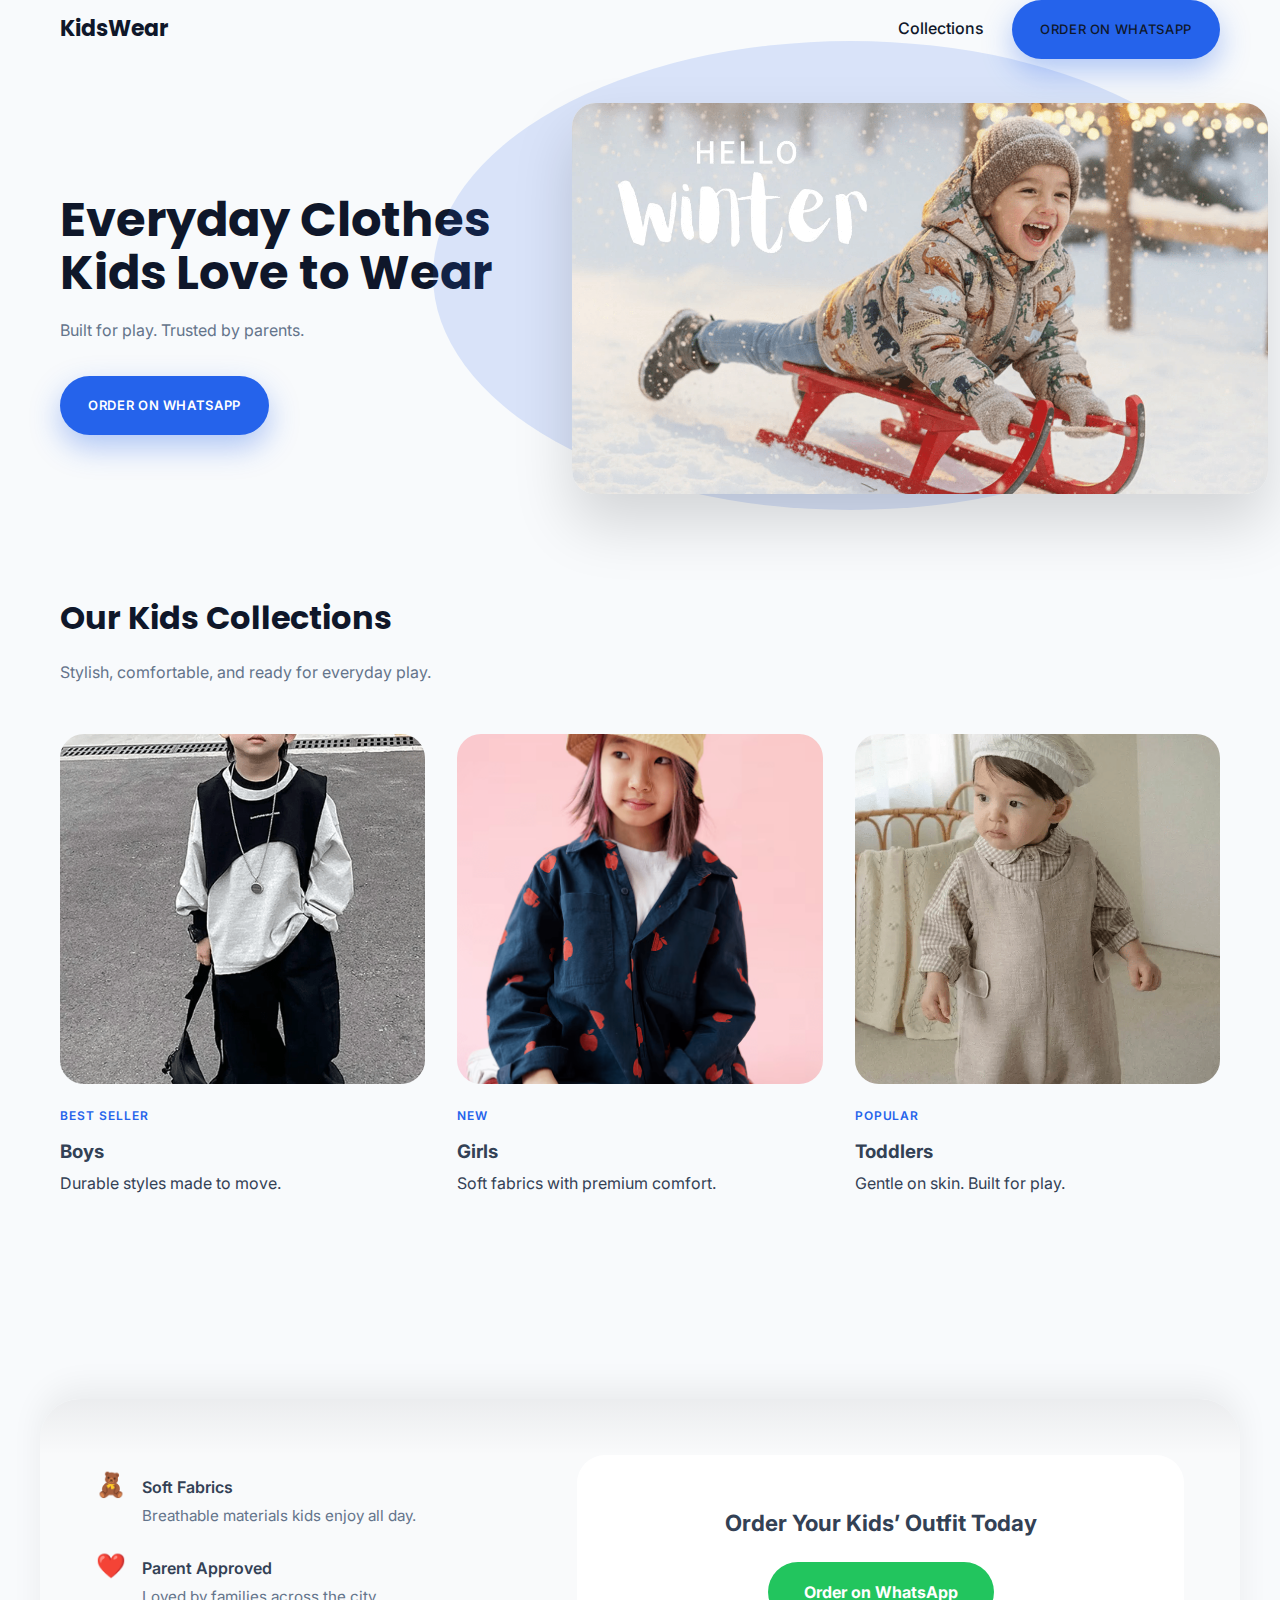
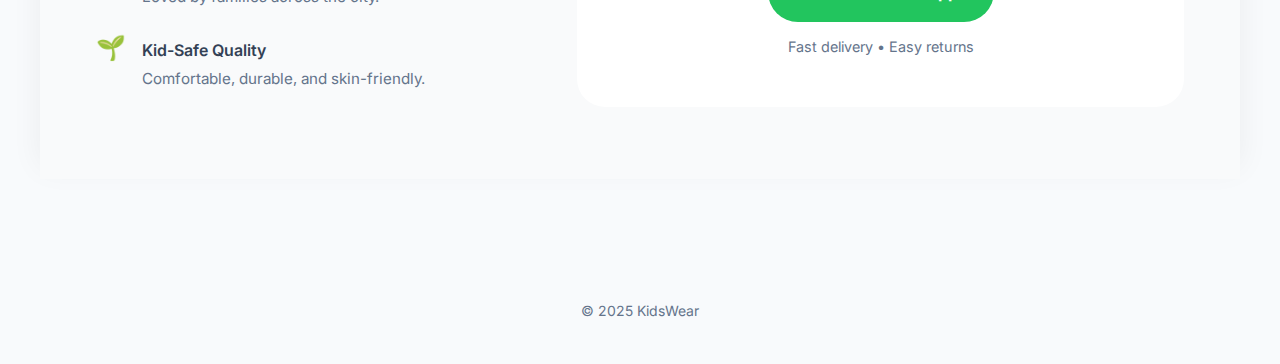
<file: index.html>
<!DOCTYPE html>
<html lang="en">
<head>
  <meta charset="UTF-8">
  <meta name="viewport" content="width=device-width, initial-scale=1.0">
  <title>KidsWear – Premium Kids Clothing</title>

  <!-- Fonts -->
  <link rel="preconnect" href="https://fonts.googleapis.com">
  <link rel="preconnect" href="https://fonts.gstatic.com" crossorigin>
  <link href="https://fonts.googleapis.com/css2?family=Poppins:wght@600;700&family=Inter:wght@400;500&display=swap" rel="stylesheet">

  <!-- CSS -->
  <link rel="stylesheet" href="assets/style.css">
</head>
<body>

<header class="container">
  <div class="nav">
    <div class="logo">KidsWear</div>
    <div>
      <a href="#collections">Collections</a>
      <a href="#" class="btn-primary">Order on WhatsApp</a>
    </div>
  </div>
</header>

<!-- HERO -->
<section class="hero container hero-layout section-animate">
  <div class="hero-text animate-child">
    <h1>
      Everyday Clothes<br>
      Kids Love to Wear
    </h1>
    <p class="hero-sub">Built for play. Trusted by parents.</p>
    <a href="#" class="btn-primary">Order on WhatsApp</a>
  </div>

  <div class="hero-visual image-animate">
    <div class="hero-shape"></div>
    <div class="hero-frame image-frame contain">
      <img src="assets/images/kids.png" alt="Kids wearing premium clothes" loading="lazy">
    </div>
  </div>
</section>

<!-- COLLECTIONS -->
<section id="collections" class="alt section-animate">
  <div class="container animate-child">

    <!-- SECTION HEADING -->
    <div class="section-heading animate-child">
      <h2>Our Kids Collections</h2>
      <p>Stylish, comfortable, and ready for everyday play.</p>
    </div>

    <div class="collections collection-grid">
      <div class="card section-animate">
        <div class="image-frame contain image-animate" style="max-height:350px;">
          <img src="assets/images/boys.png" loading="lazy">
        </div>
        <div class="card-content animate-child">
          <span class="label">Best Seller</span>
          <h3>Boys</h3>
          <p>Durable styles made to move.</p>
          <span class="cta-text">Order on WhatsApp →</span>
        </div>
      </div>

      <div class="card section-animate">
        <div class="image-frame contain image-animate" style="max-height:350px;">
          <img src="assets/images/girls.png" loading="lazy">
        </div>
        <div class="card-content animate-child">
          <span class="label">New</span>
          <h3>Girls</h3>
          <p>Soft fabrics with premium comfort.</p>
          <span class="cta-text">Order on WhatsApp →</span>
        </div>
      </div>

      <div class="card section-animate">
        <div class="image-frame contain image-animate" style="max-height:350px;">
          <img src="assets/images/toddlers.png" loading="lazy">
        </div>
        <div class="card-content animate-child">
          <span class="label">Popular</span>
          <h3>Toddlers</h3>
          <p>Gentle on skin. Built for play.</p>
          <span class="cta-text">Order on WhatsApp →</span>
        </div>
      </div>
    </div>
  </div>
</section>

<!-- BELOW COLLECTIONS : TRUST + CTA -->
<section id="below-collections" class="below-collections section-animate">
  <div class="below-surface container animate-child">

    <div class="below-layout">

      <!-- LEFT: TRUST (SUPPORTING) -->
      <div class="trust-zone animate-child">
        <div class="trust-item animate-child">
          <span class="trust-icon">🧸</span>
          <div class="trust-text">
            <h4>Soft Fabrics</h4>
            <p>Breathable materials kids enjoy all day.</p>
          </div>
        </div>

        <div class="trust-item animate-child">
          <span class="trust-icon">❤️</span>
          <div class="trust-text">
            <h4>Parent Approved</h4>
            <p>Loved by families across the city.</p>
          </div>
        </div>

        <div class="trust-item animate-child">
          <span class="trust-icon">🌱</span>
          <div class="trust-text">
            <h4>Kid-Safe Quality</h4>
            <p>Comfortable, durable, and skin-friendly.</p>
          </div>
        </div>
      </div>

      <!-- RIGHT: CTA (PRIMARY) -->
      <div class="cta-zone animate-child">
        <h3 class="animate-child">Order Your Kids’ Outfit Today</h3>
        <a href="#" class="cta-primary animate-child">
          Order on WhatsApp
        </a>
        <span class="cta-note animate-child">
          Fast delivery • Easy returns
        </span>
      </div>

    </div>

  </div>
</section>

<footer>
  © 2025 KidsWear
</footer>

<!-- OPTIONAL: Intersection Observer Trigger Script -->
<script>
  const observer = new IntersectionObserver(entries => {
    entries.forEach(entry => {
      if(entry.isIntersecting) {
        entry.target.classList.add('is-visible');
        observer.unobserve(entry.target);
      }
    });
  }, { threshold: 0.1 });

  document.querySelectorAll('.section-animate, .animate-child, .image-animate').forEach(el => {
    observer.observe(el);
  });
</script>

</body>
</html>
</file>
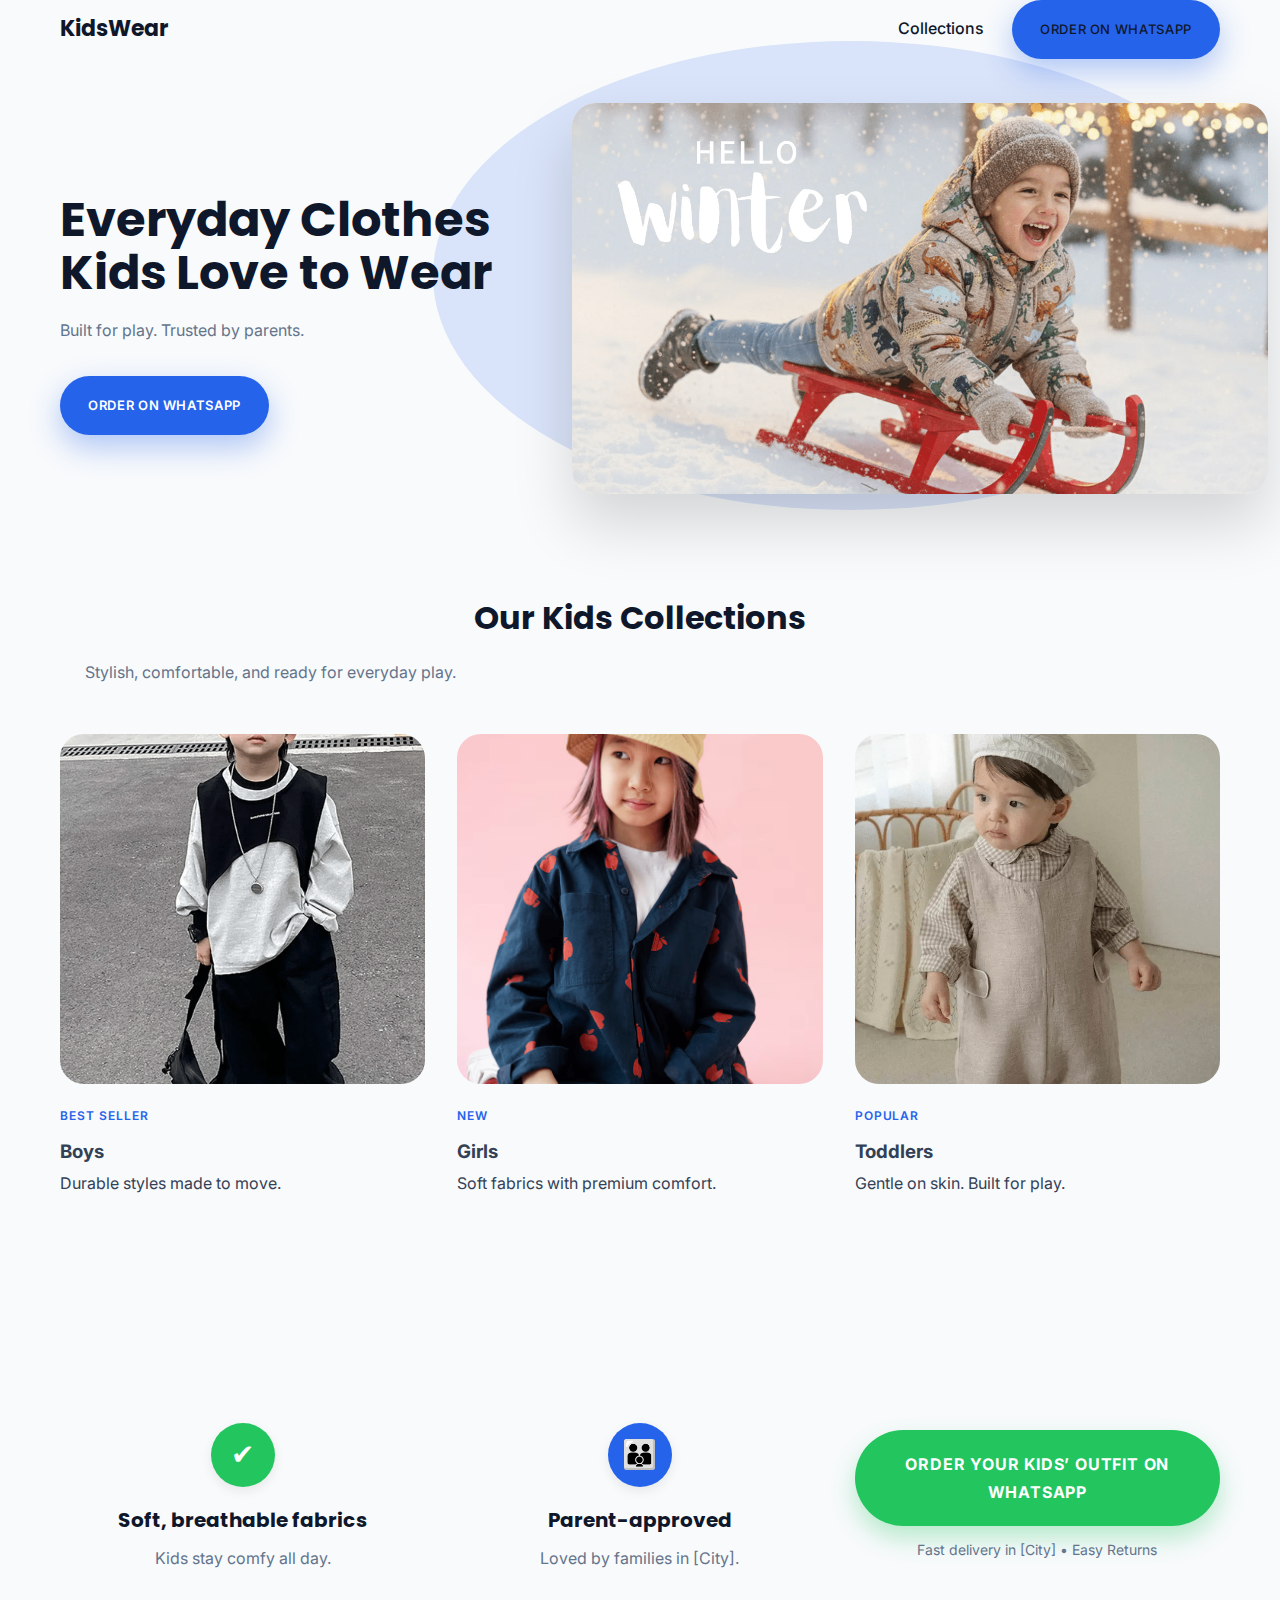
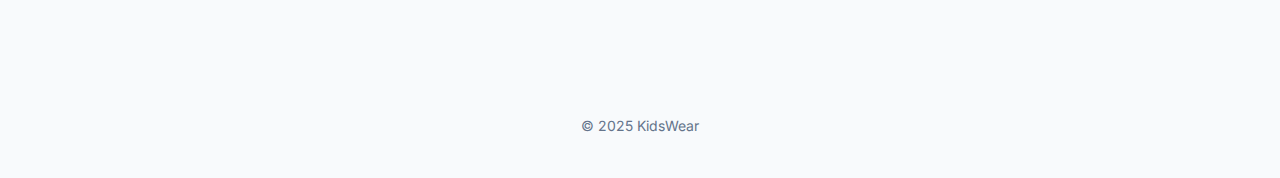
<file: Kidswear/index.html>
<!DOCTYPE html>
<html lang="en">
<head>
  <meta charset="UTF-8">
  <meta name="viewport" content="width=device-width, initial-scale=1.0">
  <title>KidsWear – Premium Kids Clothing</title>

  <!-- Fonts -->
  <link rel="preconnect" href="https://fonts.googleapis.com">
  <link rel="preconnect" href="https://fonts.gstatic.com" crossorigin>
  <link href="https://fonts.googleapis.com/css2?family=Poppins:wght@600;700&family=Inter:wght@400;500&display=swap" rel="stylesheet">

  <!-- CSS -->
  <link rel="stylesheet" href="assets/style.css">
</head>
<body>

<header class="container">
  <div class="nav">
    <div class="logo">KidsWear</div>
    <div>
      <a href="#collections">Collections</a>
      <a href="#" class="btn-primary">Order on WhatsApp</a>
    </div>
  </div>
</header>

<!-- HERO -->
<section class="hero container hero-layout">
  <div class="hero-text">
    <h1>
      Everyday Clothes<br>
      Kids Love to Wear
    </h1>
    <p class="hero-sub">Built for play. Trusted by parents.</p>
    <a href="#" class="btn-primary">Order on WhatsApp</a>
  </div>

  <div class="hero-visual">
    <div class="hero-shape"></div>
    <div class="hero-frame image-frame contain">
      <img src="assets/images/kids.png" alt="Kids wearing premium clothes" loading="lazy">
    </div>
  </div>
</section>

<!-- COLLECTIONS -->
  <section id="collections" class="alt">
  <div class="container">

    <!-- SECTION HEADING -->
    <div class="section-heading">
      <h2>Our Kids Collections</h2>
      <p>Stylish, comfortable, and ready for everyday play.</p>
    </div>

    <div class="collections collection-grid">

    <div class="card">
      <div class="image-frame contain" style="max-height:350px;">
        <img src="assets/images/boys.png" loading="lazy">
      </div>
      <div class="card-content">
        <span class="label">Best Seller</span>
        <h3>Boys</h3>
        <p>Durable styles made to move.</p>
        <span class="cta-text">Order on WhatsApp →</span>
      </div>
    </div>

    <div class="card">
      <div class="image-frame contain" style="max-height:350px;">
        <img src="assets/images/girls.png" loading="lazy">
      </div>
      <div class="card-content">
        <span class="label">New</span>
        <h3>Girls</h3>
        <p>Soft fabrics with premium comfort.</p>
        <span class="cta-text">Order on WhatsApp →</span>
      </div>
    </div>

    <div class="card">
      <div class="image-frame contain" style="max-height:350px;">
        <img src="assets/images/toddlers.png" loading="lazy">
      </div>
      <div class="card-content">
        <span class="label">Popular</span>
        <h3>Toddlers</h3>
        <p>Gentle on skin. Built for play.</p>
        <span class="cta-text">Order on WhatsApp →</span>
      </div>
    </div>

  </div>
</section>

<!-- BELOW COLLECTIONS: TRUST + CTA -->
<section class="trust-cta-section">
  <div class="container trust-cta-grid">

    <!-- TRUST ITEM 1 -->
    <div class="trust-item">
      <div class="trust-icon" style="background:#22C55E;">✔</div>
      <h3>Soft, breathable fabrics</h3>
      <p>Kids stay comfy all day.</p>
    </div>

    <!-- TRUST ITEM 2 -->
    <div class="trust-item">
      <div class="trust-icon" style="background:#2563EB;">👪</div>
      <h3>Parent-approved</h3>
      <p>Loved by families in [City].</p>
    </div>

    <!-- CTA BLOCK -->
    <div class="cta-block">
      <a href="#" class="btn-primary btn-cta">Order Your Kids’ Outfit on WhatsApp</a>
      <p class="cta-subtext">Fast delivery in [City] • Easy Returns</p>
    </div>

  </div>
</section>

<footer>
  © 2025 KidsWear
</footer>

</body>
</html>
</file>
<file: assets/style.css>
:root {
  --anim-duration-fast: 280ms;
  --anim-duration: 360ms;
  --anim-ease: cubic-bezier(0.22, 1, 0.36, 1);
  --anim-distance: 16px;

  /* COLORS & TOKENS */
  --bg-main:#F8FAFC;
  --bg-alt:#F1F5F9;
  --blue:#2563EB;
  --green:#22C55E;
  --yellow:#FACC15;
  --heading:#0F172A;
  --text:#334155;
  --muted:#64748B;
  --radius:16px;
}

/* RESET */
* {margin:0; padding:0; box-sizing:border-box;}
img {display:block; max-width:100%;}
a {text-decoration:none; color:inherit;}

/* BASE */
body {
  font-family:Inter,system-ui,sans-serif;
  background:var(--bg-main);
  color:var(--text);
  line-height:1.75;
}
.container {max-width:1200px; margin:auto; padding:0 20px;}
section {padding:80px 0;}
p {max-width:420px;}

/* HEADER */
header {padding:24px 0;}
.nav {display:flex; justify-content:space-between; align-items:center;}
.logo {font-family:Poppins; font-size:22px; font-weight:700; color:var(--heading);}
.nav a {margin-left:24px; font-weight:500; color:var(--heading);}

/* BUTTON */
.btn-primary {
  background:var(--blue);
  color:#fff;
  padding:18px 28px;
  border-radius:999px;
  font-weight:600;
  letter-spacing:.05em;
  text-transform:uppercase;
  font-size:13px;
  display:inline-flex;
  align-items:center;
  box-shadow:0 12px 30px rgba(37,99,235,.35);
  transition:.2s ease;
}
.btn-primary:hover {transform:translateY(-3px);}
.btn-primary:active {transform:translateY(0);}

/* HERO */
.hero-layout {display:grid; grid-template-columns:40% 60%; gap:48px; align-items:center; padding-top:60px;}
.hero-text h1 {font-family:Poppins; font-size:48px; line-height:1.1; color:var(--heading); margin-bottom:16px;}
.hero-sub {color:var(--muted); margin-bottom:32px;}
.hero-visual {position:relative;}

/* FLEXIBLE IMAGE FRAME SYSTEM */
.image-frame {
  width:100%;
  max-height:400px;
  overflow:hidden;
  border-radius:24px;
  display:flex;
  justify-content:center;
  align-items:center;
  background:var(--bg-main);
}
.image-frame img {
  width:auto;
  max-width:100%;
  height:auto;
  max-height:100%;
  object-fit:contain;
  object-position:center;
  transition:transform 0.4s ease;
}
.hero-frame {box-shadow:0 30px 60px rgba(0,0,0,.15); transform:translateY(-16px);}
.hero-shape {
  position:absolute;
  width:120%;
  height:120%;
  background: rgba(37, 99, 235, 0.15);
  border-radius:50%;
  top:-20%;
  left:-20%;
  z-index:-1;
}

/* COLLECTIONS */
.collection-grid {display:grid; grid-template-columns:repeat(3,1fr); gap:32px;}
.section-heading {margin-bottom:48px;}
.section-heading h2 {font-family:Poppins; font-size:32px; font-weight:700; color:#0F172A; margin-bottom:12px;}
.section-heading p {font-family:Inter; font-size:16px; color:#64748B;}

.card img {transition:transform 0.4s ease;}
.card:hover img {transform:scale(1.05);}
.card-content {padding-top:1rem;}
.label {font-size:12px; letter-spacing:.08em; text-transform:uppercase; color:var(--blue); font-weight:600; margin-bottom:10px; display:inline-block;}
.cta-text {display:block; margin-top:14px; color:var(--blue); font-weight:600; opacity:0; transition:.25s ease;}
.card:hover .cta-text {opacity:1; transform:translateY(-6px);}

/* BELOW COLLECTIONS — MAIN SURFACE CONTAINER */
.below-surface {
  position: relative;
  background: #f9fafb;
  border-radius: 40px 40px 0 0;
  padding: 56px 56px 72px;
  box-shadow: 0 -12px 32px rgba(0, 0, 0, 0.06);
  overflow: hidden;
}

/* SURFACE EDGE & FADE */
.below-surface::before {
  content: "";
  position: absolute;
  top: 0;
  left: 0;
  right: 0;
  height: 56px;
  background: linear-gradient(to bottom, rgba(15,23,42,0.06), rgba(15,23,42,0));
  border-radius: 40px 40px 0 0;
  pointer-events: none;
}

/* INTERNAL LAYOUT */
.below-layout {display:grid; grid-template-columns:1fr 1.4fr; gap:48px; align-items:center;}
.trust-zone {display:flex; flex-direction:column; gap:28px;}
.trust-item {display:flex; gap:16px; align-items:flex-start;}
.trust-icon {font-size:1.5rem; line-height:1;}
.trust-text h4 {font-size:1rem; font-weight:600; margin-bottom:4px;}
.trust-text p {font-size:0.95rem; color:var(--muted); line-height:1.4;}

/* CTA ZONE */
.cta-zone {
  background: #ffffff;
  border-radius: 28px;
  padding: 48px 40px;
  text-align: center;
}
.cta-zone h3 {font-size:1.4rem; font-weight:700; margin-bottom:20px;}
.cta-primary {
  display:inline-block;
  background:#22c55e;
  color:#ffffff;
  padding:16px 36px;
  border-radius:999px;
  font-weight:700;
  text-decoration:none;
  transition: transform 0.2s ease, box-shadow 0.2s ease;
}
.cta-primary:hover {transform:translateY(-2px); box-shadow:0 10px 24px rgba(0,0,0,0.15);}
.cta-note {display:block; margin-top:12px; font-size:0.9rem; color:var(--muted);}

/* PREMIUM ANIMATION SYSTEM */
.section-animate {
  opacity: 0;
  transform: translateY(var(--anim-distance));
  transition: opacity var(--anim-duration) var(--anim-ease),
              transform var(--anim-duration) var(--anim-ease);
}
.section-animate.is-visible {
  opacity: 1;
  transform: translateY(0);
}
.animate-child {
  opacity: 0;
  transform: translateY(12px);
  transition: opacity var(--anim-duration-fast) var(--anim-ease),
              transform var(--anim-duration-fast) var(--anim-ease);
}
.section-animate.is-visible .animate-child {
  opacity:1;
  transform:translateY(0);
}
.animate-delay-1 {transition-delay:60ms;}
.animate-delay-2 {transition-delay:120ms;}
.animate-delay-3 {transition-delay:180ms;}
.animate-delay-4 {transition-delay:240ms;}
.image-animate {opacity:0; transform:translateY(8px); transition:opacity var(--anim-duration) var(--anim-ease), transform var(--anim-duration) var(--anim-ease);}
.section-animate.is-visible .image-animate {opacity:1; transform:translateY(0);}

/* IMAGE HOVER */
@media (hover:hover) {
  .card:hover img {transform:scale(1.03);}
}

/* RESPONSIVE */
@media (max-width:900px) {
  .below-layout {grid-template-columns:1fr;}
  .cta-zone {order:-1;}
  .cta-primary {width:90%;}
  .below-surface {border-radius:28px 28px 0 0; padding:48px 28px 64px;}
  .below-collections {margin-top:-64px;}
  .hero-layout {grid-template-columns:1fr;}
  .hero-frame {transform:none;}
  .collection-grid {grid-template-columns:1fr;}
  .trust {grid-template-columns:1fr 1fr;}
  .hero-text h1 {font-size:34px;}
  .image-frame {border-radius:18px;}
}

/* FOOTER */
footer {padding:40px 0; text-align:center; color:var(--muted); font-size:14px;}
</file>
<file: Kidswear/assets/style.css>
/* RESET */
* {margin:0; padding:0; box-sizing:border-box;}
img {display:block; max-width:100%;}
a {text-decoration:none; color:inherit;}

/* COLORS & TOKENS */
:root {
  --bg-main:#F8FAFC;
  --bg-alt:#F1F5F9;
  --blue:#2563EB;
  --green:#22C55E;
  --yellow:#FACC15;
  --heading:#0F172A;
  --text:#334155;
  --muted:#64748B;
  --radius:16px;
}

/* BASE */
body {
  font-family:Inter,system-ui,sans-serif;
  background:var(--bg-main);
  color:var(--text);
  line-height:1.75;
}
.container {max-width:1200px; margin:auto; padding:0 20px;}
section {padding:80px 0;}
p {max-width:420px;}

/* HEADER */
header {padding:24px 0;}
.nav {display:flex; justify-content:space-between; align-items:center;}
.logo {font-family:Poppins; font-size:22px; font-weight:700; color:var(--heading);}
.nav a {margin-left:24px; font-weight:500; color:var(--heading);}

/* BUTTON */
.btn-primary {
  background:var(--blue);
  color:#fff;
  padding:18px 28px;
  border-radius:999px;
  font-weight:600;
  letter-spacing:.05em;
  text-transform:uppercase;
  font-size:13px;
  display:inline-flex;
  align-items:center;
  box-shadow:0 12px 30px rgba(37,99,235,.35);
  transition:.2s ease;
}
.btn-primary:hover {transform:translateY(-3px);}
.btn-primary:active {transform:translateY(0);}

/* HERO */
.hero-layout {display:grid; grid-template-columns:40% 60%; gap:48px; align-items:center; padding-top:60px;}
.hero-text h1 {font-family:Poppins; font-size:48px; line-height:1.1; color:var(--heading); margin-bottom:16px;}
.hero-sub {color:var(--muted); margin-bottom:32px;}
.hero-visual {position:relative;}

/* FLEXIBLE IMAGE FRAME SYSTEM */
.image-frame {
  width:100%;
  max-height:400px;
  overflow:hidden;
  border-radius:24px;
  display:flex;
  justify-content:center;
  align-items:center;
  background:var(--bg-main);
}
.image-frame img {
  width:auto;
  max-width:100%;
  height:auto;
  max-height:100%;
  object-fit:contain;
  object-position:center;
  transition:transform 0.4s ease;
}
.hero-frame {box-shadow:0 30px 60px rgba(0,0,0,.15); transform:translateY(-16px);}
.hero-shape {
  position:absolute;
  width:120%;
  height:120%;
  background: rgba(37, 99, 235, 0.15);
  border-radius:50%;
  top:-20%;
  left:-20%;
  z-index:-1;
}

/* COLLECTIONS */
.collection-grid {display:grid; grid-template-columns:repeat(3,1fr); gap:32px;}
.section-heading {
  text-align: center;
  margin-bottom: 48px;
}
.section-heading h2 {
  font-family: Poppins;
  font-size: 32px;
  font-weight: 700;
  color: #0F172A;
  margin-bottom: 12px;
}
.section-heading p {
  font-family: Inter;
  font-size: 16px;
  color: #64748B;
}

.card img {transition:transform 0.4s ease;}
.card:hover img {transform:scale(1.05);}
.card-content {padding-top:1rem;}
.label {font-size:12px; letter-spacing:.08em; text-transform:uppercase; color:var(--blue); font-weight:600; margin-bottom:10px; display:inline-block;}
.cta-text {display:block; margin-top:14px; color:var(--blue); font-weight:600; opacity:0; transition:.25s ease;}
.card:hover .cta-text {opacity:1; transform:translateY(-6px);}

/* BELOW COLLECTIONS: TRUST + CTA */
.trust-cta-section {
  background: #F8FAFC; /* subtle off-white */
  padding: 80px 20px;
}

.trust-cta-grid {
  display: grid;
  grid-template-columns: repeat(3, 1fr);
  gap: 32px;
  align-items: center;
}

.trust-item {
  text-align: center;
  padding: 24px;
}
.trust-item h3 {
  font-family: Poppins;
  font-size: 20px;
  font-weight: 700;
  margin: 16px 0 8px;
  color: #0F172A;
}
.trust-item p {
  font-family: Inter;
  font-size: 16px;
  color: #64748B;
  line-height:1.5;
}

/* ICONS */
.trust-icon {
  width: 64px;
  height: 64px;
  border-radius: 50%;
  display: flex;
  justify-content: center;
  align-items: center;
  color: #fff;
  font-size: 28px;
  margin: 0 auto;
  box-shadow: 0 4px 12px rgba(0,0,0,0.08);
  transition: transform 0.2s ease;
}
.trust-icon:hover {
  transform: scale(1.05);
}

/* CTA BLOCK */
.cta-block {
  text-align: center;
}
.btn-cta {
  display: inline-block;
  background: #22C55E; /* brand green */
  color: #fff;
  padding: 20px 32px;
  border-radius: 999px;
  font-weight: 700;
  font-size: 16px;
  text-transform: uppercase;
  box-shadow: 0 12px 24px rgba(34,197,94,0.3);
  transition: transform 0.2s ease, box-shadow 0.2s ease;
}
.btn-cta:hover {
  transform: translateY(-3px);
  box-shadow: 0 16px 32px rgba(34,197,94,0.35);
}
.btn-cta:active {
  transform: translateY(0);
  box-shadow: 0 8px 16px rgba(34,197,94,0.25);
}
.cta-subtext {
  margin-top: 12px;
  font-size: 14px;
  color: #64748B;
}

/* RESPONSIVE */
@media(max-width:900px){
  .trust-cta-grid {
    grid-template-columns: 1fr;
    gap: 32px;
  }
  .btn-cta {width: 85%; max-width:400px;}
}


/* FOOTER */
footer {padding:40px 0; text-align:center; color:var(--muted); font-size:14px;}

/* RESPONSIVE */
@media(max-width:900px){
  .hero-layout {grid-template-columns:1fr;}
  .hero-frame {transform:none;}
  .collections {grid-template-columns:1fr;}
  .trust {grid-template-columns:1fr 1fr;}
  .hero-text h1 {font-size:34px;}
  .image-frame {border-radius:18px;}
}
</file>
